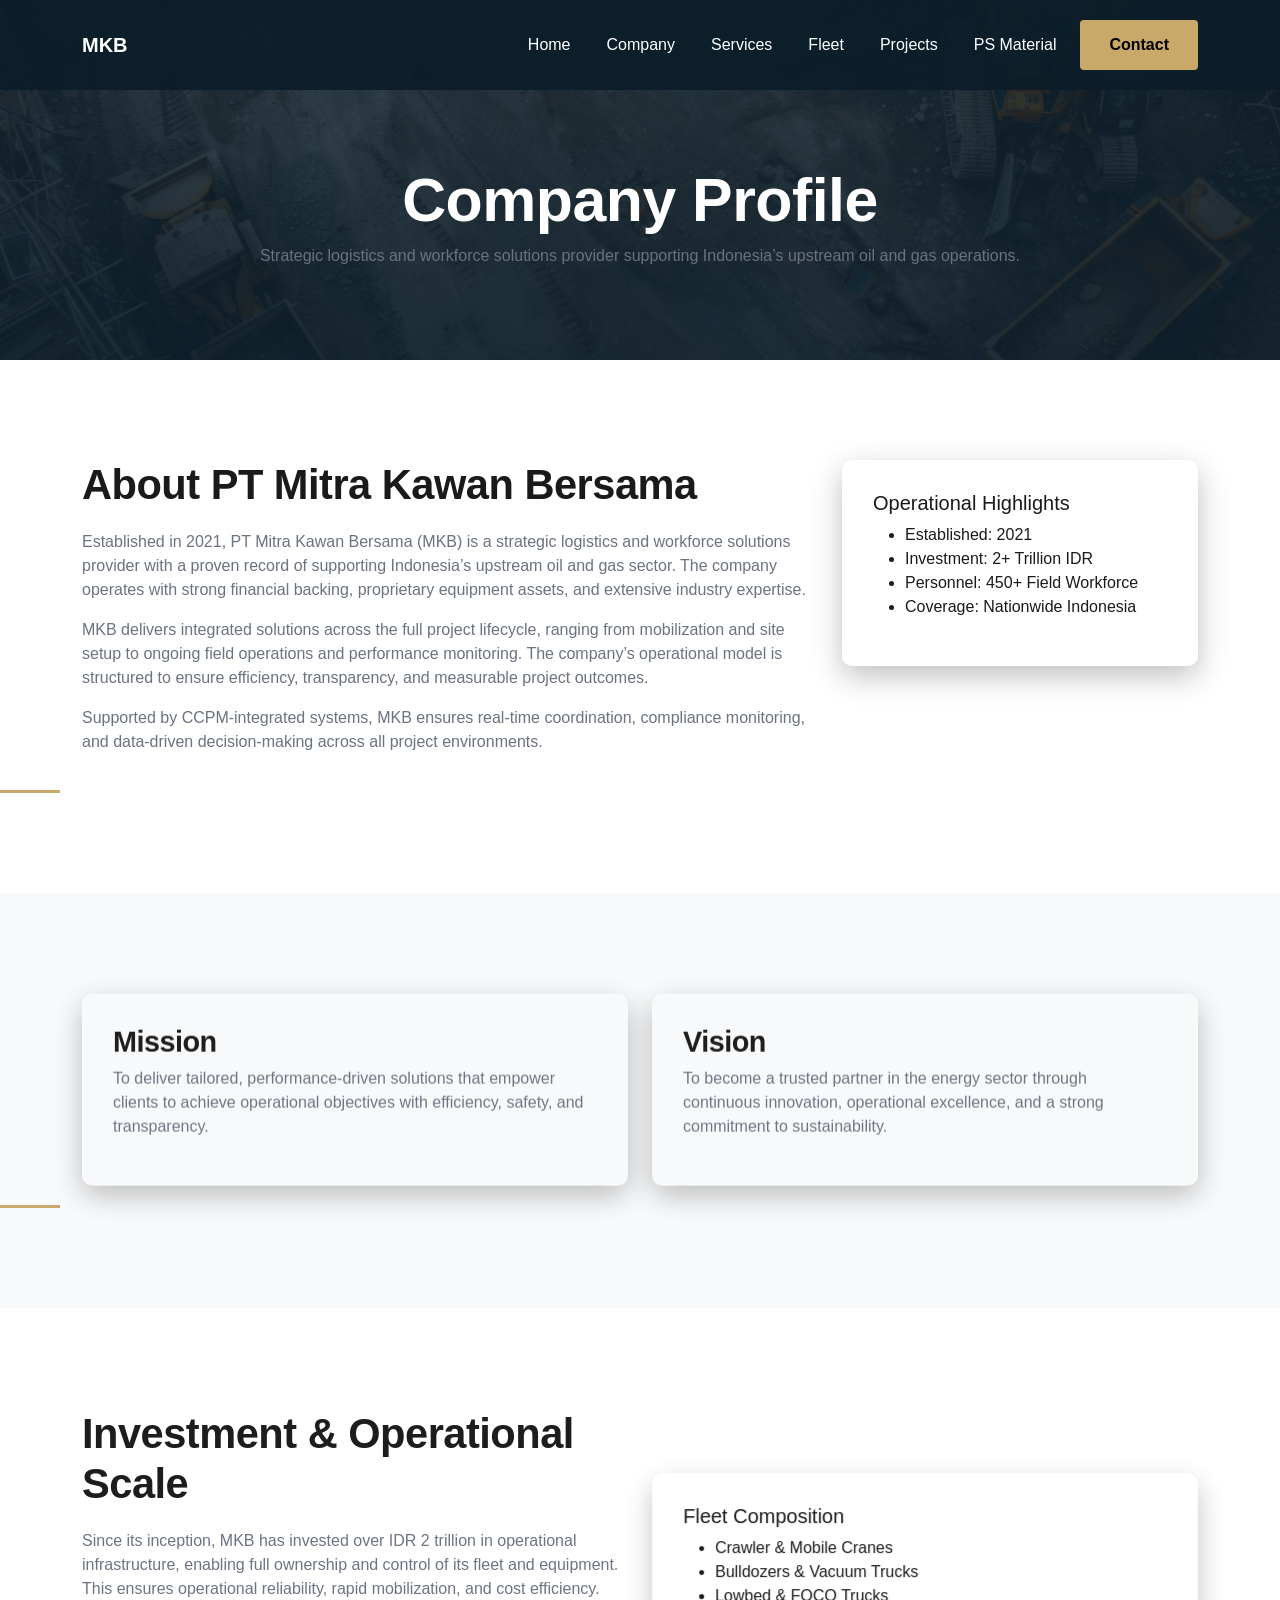
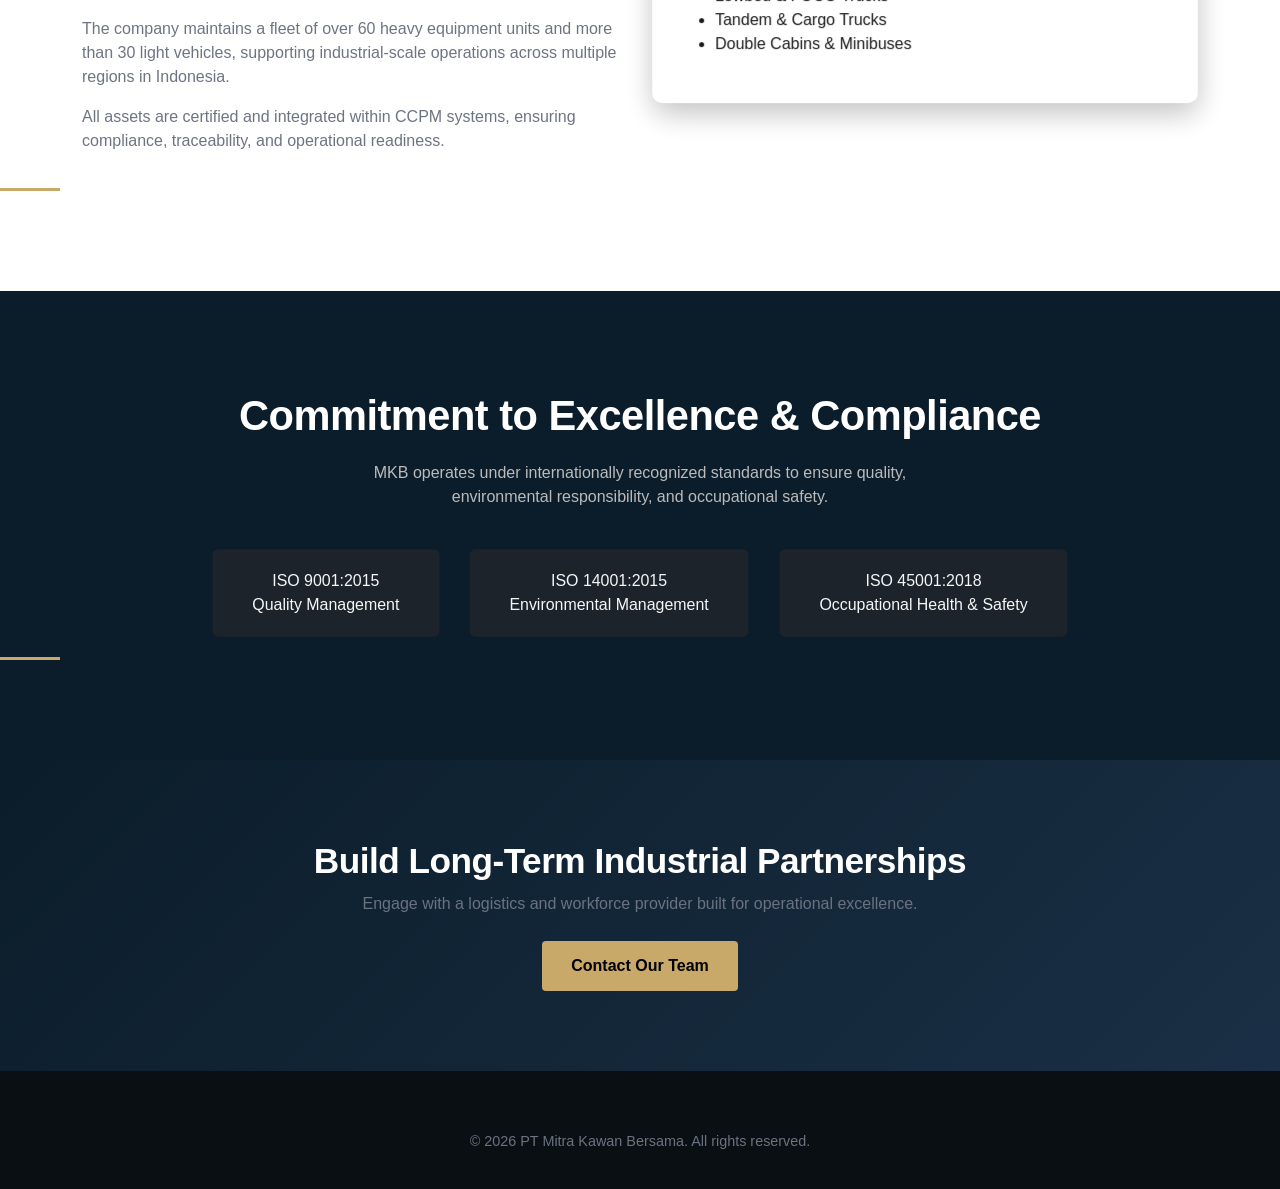
<file: about.html>
<!DOCTYPE html>
<html lang="en">
<head>
    <meta charset="UTF-8">
    <meta name="viewport" content="width=device-width, initial-scale=1.0">

    <title>About Company | PT Mitra Kawan Bersama</title>

    <meta name="description" content="Learn about PT Mitra Kawan Bersama, a strategic logistics and workforce solutions provider supporting Indonesia's upstream oil and gas sector.">

    <!-- Bootstrap -->
    <link href="https://cdn.jsdelivr.net/npm/bootstrap@5.3.2/dist/css/bootstrap.min.css" rel="stylesheet">

    <!-- Icons -->
    <link href="https://cdn.jsdelivr.net/npm/bootstrap-icons@1.11.3/font/bootstrap-icons.css" rel="stylesheet">

    <!-- CSS -->
    <link rel="stylesheet" href="assets/css/style.css">
</head>

<body>

<!-- NAVBAR -->
<nav class="navbar navbar-expand-lg navbar-dark fixed-top custom-navbar">
    <div class="container">
        <a class="navbar-brand fw-bold" href="index.html">MKB</a>

        <button class="navbar-toggler" type="button" data-bs-toggle="collapse" data-bs-target="#navMenu">
            <span class="navbar-toggler-icon"></span>
        </button>

        <div class="collapse navbar-collapse" id="navMenu">
            <ul class="navbar-nav ms-auto align-items-lg-center">
                <li class="nav-item"><a class="nav-link" href="index.html">Home</a></li>
                <li class="nav-item"><a class="nav-link active" href="about.html">Company</a></li>
                <li class="nav-item"><a class="nav-link" href="services.html">Services</a></li>
                <li class="nav-item"><a class="nav-link" href="fleet.html">Fleet</a></li>
                <li class="nav-item"><a class="nav-link" href="projects.html">Projects</a></li>
                <li class="nav-item"><a class="nav-link" href="product.html">PS Material</a></li>
                <li class="nav-item ms-lg-3">
                    <a class="btn btn-gold" href="contact.html">Contact</a>
                </li>
            </ul>
        </div>
    </div>
</nav>

<!-- HERO -->
<section class="sub-hero-section d-flex align-items-center">
    <div class="container text-center">
        <h1 data-motion="fade-up">Company Profile</h1>
        <p data-motion="fade-up">
            Strategic logistics and workforce solutions provider supporting Indonesia’s upstream oil and gas operations.
        </p>
    </div>
</section>

<!-- ABOUT DETAIL -->
<section class="section-padding">
    <div class="container">
        <div class="row">

            <div class="col-lg-8" data-motion="fade-up">
                <h2 class="section-title">About PT Mitra Kawan Bersama</h2>

                <p>
                    Established in 2021, PT Mitra Kawan Bersama (MKB) is a strategic logistics and workforce solutions provider with a proven record of supporting Indonesia’s upstream oil and gas sector. The company operates with strong financial backing, proprietary equipment assets, and extensive industry expertise.
                </p>

                <p>
                    MKB delivers integrated solutions across the full project lifecycle, ranging from mobilization and site setup to ongoing field operations and performance monitoring. The company’s operational model is structured to ensure efficiency, transparency, and measurable project outcomes.
                </p>

                <p>
                    Supported by CCPM-integrated systems, MKB ensures real-time coordination, compliance monitoring, and data-driven decision-making across all project environments.
                </p>
            </div>

            <div class="col-lg-4" data-motion="scale">
                <div class="glass-card">

                    <h5>Operational Highlights</h5>

                    <ul>
                        <li>Established: 2021</li>
                        <li>Investment: 2+ Trillion IDR</li>
                        <li>Personnel: 450+ Field Workforce</li>
                        <li>Coverage: Nationwide Indonesia</li>
                    </ul>

                </div>
            </div>

        </div>
    </div>
</section>

<!-- MISSION VISION -->
<section class="section-padding bg-light">
    <div class="container">

        <div class="row g-4">

            <div class="col-lg-6" data-motion="fade-up">
                <div class="glass-card">

                    <h3>Mission</h3>
                    <p>
                        To deliver tailored, performance-driven solutions that empower clients to achieve operational objectives with efficiency, safety, and transparency.
                    </p>

                </div>
            </div>

            <div class="col-lg-6" data-motion="fade-up">
                <div class="glass-card">

                    <h3>Vision</h3>
                    <p>
                        To become a trusted partner in the energy sector through continuous innovation, operational excellence, and a strong commitment to sustainability.
                    </p>

                </div>
            </div>

        </div>

    </div>
</section>

<!-- INVESTMENT & SCALE -->
<section class="section-padding">
    <div class="container">

        <div class="row align-items-center">

            <div class="col-lg-6" data-motion="fade-up">
                <h2 class="section-title">Investment & Operational Scale</h2>

                <p>
                    Since its inception, MKB has invested over IDR 2 trillion in operational infrastructure, enabling full ownership and control of its fleet and equipment. This ensures operational reliability, rapid mobilization, and cost efficiency.
                </p>

                <p>
                    The company maintains a fleet of over 60 heavy equipment units and more than 30 light vehicles, supporting industrial-scale operations across multiple regions in Indonesia.
                </p>

                <p>
                    All assets are certified and integrated within CCPM systems, ensuring compliance, traceability, and operational readiness.
                </p>
            </div>

            <div class="col-lg-6" data-motion="scale">
                <div class="glass-card">

                    <h5>Fleet Composition</h5>

                    <ul>
                        <li>Crawler & Mobile Cranes</li>
                        <li>Bulldozers & Vacuum Trucks</li>
                        <li>Lowbed & FOCO Trucks</li>
                        <li>Tandem & Cargo Trucks</li>
                        <li>Double Cabins & Minibuses</li>
                    </ul>

                </div>
            </div>

        </div>

    </div>
</section>

<!-- COMPLIANCE -->
<section class="section-padding dark-section">
    <div class="container text-center">

        <h2 class="section-title text-white">Commitment to Excellence & Compliance</h2>

        <p class="section-subtitle">
            MKB operates under internationally recognized standards to ensure quality, environmental responsibility, and occupational safety.
        </p>

        <div class="cert-grid">

            <div class="cert-item" data-motion="scale">
                ISO 9001:2015<br>
                Quality Management
            </div>

            <div class="cert-item" data-motion="scale">
                ISO 14001:2015<br>
                Environmental Management
            </div>

            <div class="cert-item" data-motion="scale">
                ISO 45001:2018<br>
                Occupational Health & Safety
            </div>

        </div>

    </div>
</section>

<!-- CTA -->
<section class="cta-section text-center">
    <div class="container">
        <h2>Build Long-Term Industrial Partnerships</h2>
        <p>Engage with a logistics and workforce provider built for operational excellence.</p>
        <a href="contact.html" class="btn btn-gold">Contact Our Team</a>
    </div>
</section>

<!-- FOOTER -->
<footer class="footer">
    <div class="container text-center">
        <p>© 2026 PT Mitra Kawan Bersama. All rights reserved.</p>
    </div>
</footer>

<!-- JS -->
<script src="https://cdn.jsdelivr.net/npm/bootstrap@5.3.2/dist/js/bootstrap.bundle.min.js"></script>
<script src="assets/js/script.js"></script>
<script src="assets/js/motion.js"></script>

</body>
</html>
</file>
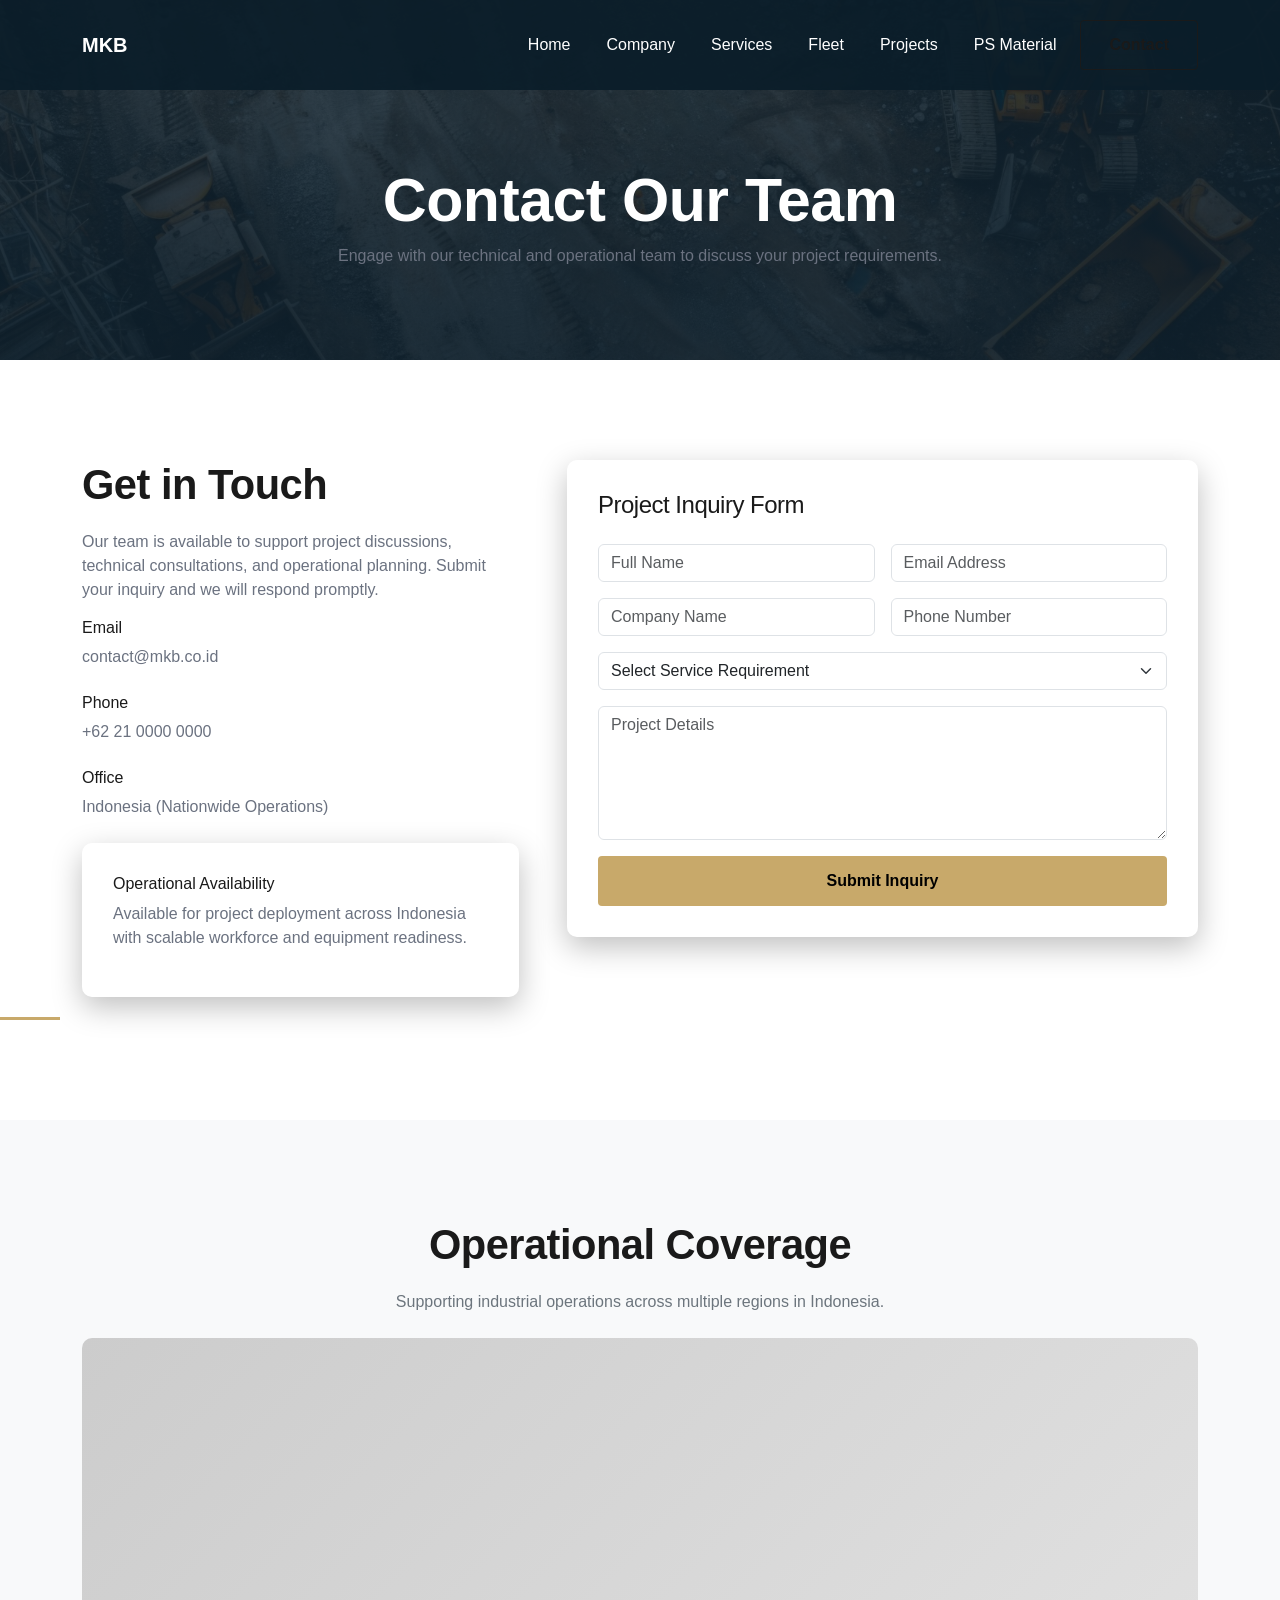
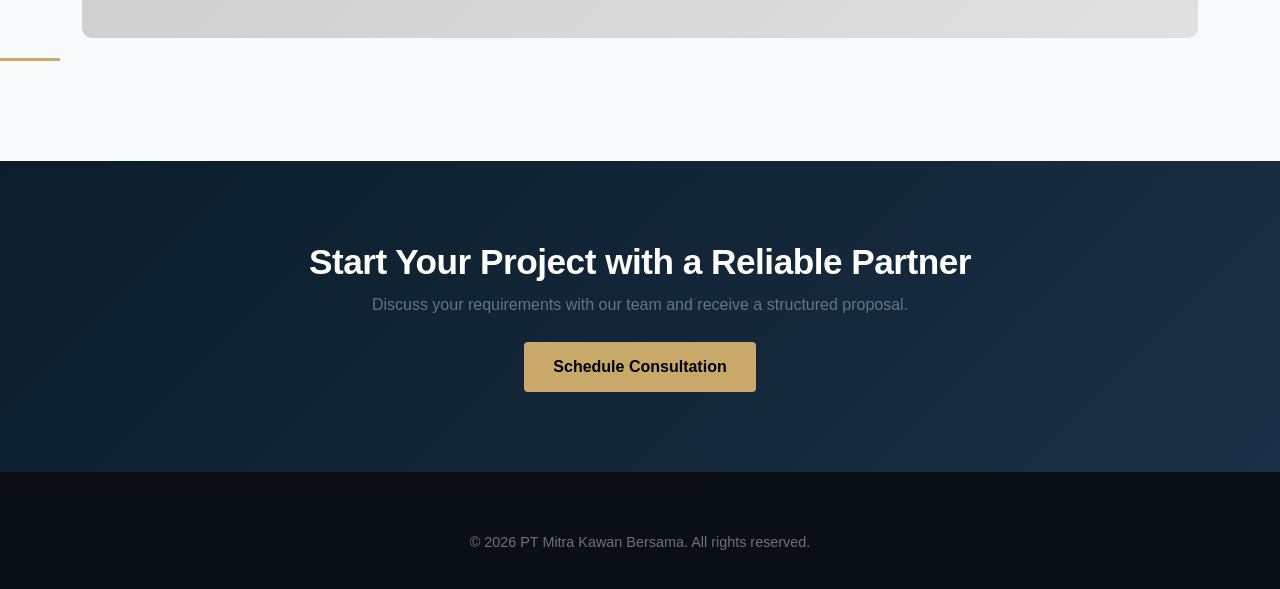
<file: contact.html>
<!DOCTYPE html>
<html lang="en">
<head>
    <meta charset="UTF-8">
    <meta name="viewport" content="width=device-width, initial-scale=1.0">

    <title>Contact Us | PT Mitra Kawan Bersama</title>

    <meta name="description" content="Contact PT Mitra Kawan Bersama for industrial logistics, equipment rental, and workforce solutions.">

    <!-- Bootstrap -->
    <link href="https://cdn.jsdelivr.net/npm/bootstrap@5.3.2/dist/css/bootstrap.min.css" rel="stylesheet">

    <!-- Icons -->
    <link href="https://cdn.jsdelivr.net/npm/bootstrap-icons@1.11.3/font/bootstrap-icons.css" rel="stylesheet">

    <!-- CSS -->
    <link rel="stylesheet" href="assets/css/style.css">
</head>

<body>

<!-- NAVBAR -->
<nav class="navbar navbar-expand-lg navbar-dark fixed-top custom-navbar">
    <div class="container">
        <a class="navbar-brand fw-bold" href="index.html">MKB</a>

        <button class="navbar-toggler" type="button" data-bs-toggle="collapse" data-bs-target="#navMenu">
            <span class="navbar-toggler-icon"></span>
        </button>

        <div class="collapse navbar-collapse" id="navMenu">
            <ul class="navbar-nav ms-auto align-items-lg-center">
                <li class="nav-item"><a class="nav-link" href="index.html">Home</a></li>
                <li class="nav-item"><a class="nav-link" href="about.html">Company</a></li>
                <li class="nav-item"><a class="nav-link" href="services.html">Services</a></li>
                <li class="nav-item"><a class="nav-link" href="fleet.html">Fleet</a></li>
                <li class="nav-item"><a class="nav-link" href="projects.html">Projects</a></li>
                <li class="nav-item"><a class="nav-link" href="product.html">PS Material</a></li>
                <li class="nav-item ms-lg-3">
                    <a class="btn btn-gold active" href="contact.html">Contact</a>
                </li>
            </ul>
        </div>
    </div>
</nav>

<!-- HERO -->
<section class="sub-hero-section d-flex align-items-center">
    <div class="container text-center">
        <h1 data-motion="fade-up">Contact Our Team</h1>
        <p data-motion="fade-up">
            Engage with our technical and operational team to discuss your project requirements.
        </p>
    </div>
</section>

<!-- CONTACT SECTION -->
<section class="section-padding">
    <div class="container">

        <div class="row g-5">

            <!-- CONTACT INFO -->
            <div class="col-lg-5" data-motion="fade-up">

                <h2 class="section-title">Get in Touch</h2>

                <p>
                    Our team is available to support project discussions, technical consultations, and operational planning. Submit your inquiry and we will respond promptly.
                </p>

                <div class="mb-4">
                    <h6>Email</h6>
                    <p>contact@mkb.co.id</p>
                </div>

                <div class="mb-4">
                    <h6>Phone</h6>
                    <p>+62 21 0000 0000</p>
                </div>

                <div class="mb-4">
                    <h6>Office</h6>
                    <p>Indonesia (Nationwide Operations)</p>
                </div>

                <div class="glass-card mt-4">
                    <h6>Operational Availability</h6>
                    <p>
                        Available for project deployment across Indonesia with scalable workforce and equipment readiness.
                    </p>
                </div>

            </div>

            <!-- FORM -->
            <div class="col-lg-7" data-motion="scale">

                <div class="glass-card">

                    <h4 class="mb-4">Project Inquiry Form</h4>

                    <form>

                        <div class="row g-3">

                            <div class="col-md-6">
                                <input type="text" class="form-control" placeholder="Full Name" required>
                            </div>

                            <div class="col-md-6">
                                <input type="email" class="form-control" placeholder="Email Address" required>
                            </div>

                            <div class="col-md-6">
                                <input type="text" class="form-control" placeholder="Company Name">
                            </div>

                            <div class="col-md-6">
                                <input type="text" class="form-control" placeholder="Phone Number">
                            </div>

                            <div class="col-12">
                                <select class="form-select">
                                    <option selected>Select Service Requirement</option>
                                    <option>Heavy Equipment Rental</option>
                                    <option>Light Vehicle Rental</option>
                                    <option>Mobilization & Demobilization</option>
                                    <option>Project Coordination</option>
                                    <option>Manpower Supply</option>
                                    <option>PS Anti-Corrosion Material</option>
                                </select>
                            </div>

                            <div class="col-12">
                                <textarea class="form-control" rows="5" placeholder="Project Details"></textarea>
                            </div>

                            <div class="col-12">
                                <button type="submit" class="btn btn-gold w-100">
                                    Submit Inquiry
                                </button>
                            </div>

                        </div>

                    </form>

                </div>

            </div>

        </div>

    </div>
</section>

<!-- MAP / COVERAGE -->
<section class="section-padding bg-light">
    <div class="container text-center">

        <h2 class="section-title">Operational Coverage</h2>
        <p class="section-subtitle">
            Supporting industrial operations across multiple regions in Indonesia.
        </p>

        <div class="product-visual mt-4"></div>

    </div>
</section>

<!-- CTA FINAL -->
<section class="cta-section text-center">
    <div class="container">
        <h2>Start Your Project with a Reliable Partner</h2>
        <p>Discuss your requirements with our team and receive a structured proposal.</p>
        <a href="#" class="btn btn-gold">Schedule Consultation</a>
    </div>
</section>

<!-- FOOTER -->
<footer class="footer">
    <div class="container text-center">
        <p>© 2026 PT Mitra Kawan Bersama. All rights reserved.</p>
    </div>
</footer>

<!-- JS -->
<script src="https://cdn.jsdelivr.net/npm/bootstrap@5.3.2/dist/js/bootstrap.bundle.min.js"></script>
<script src="assets/js/script.js"></script>
<script src="assets/js/motion.js"></script>

</body>
</html>
</file>
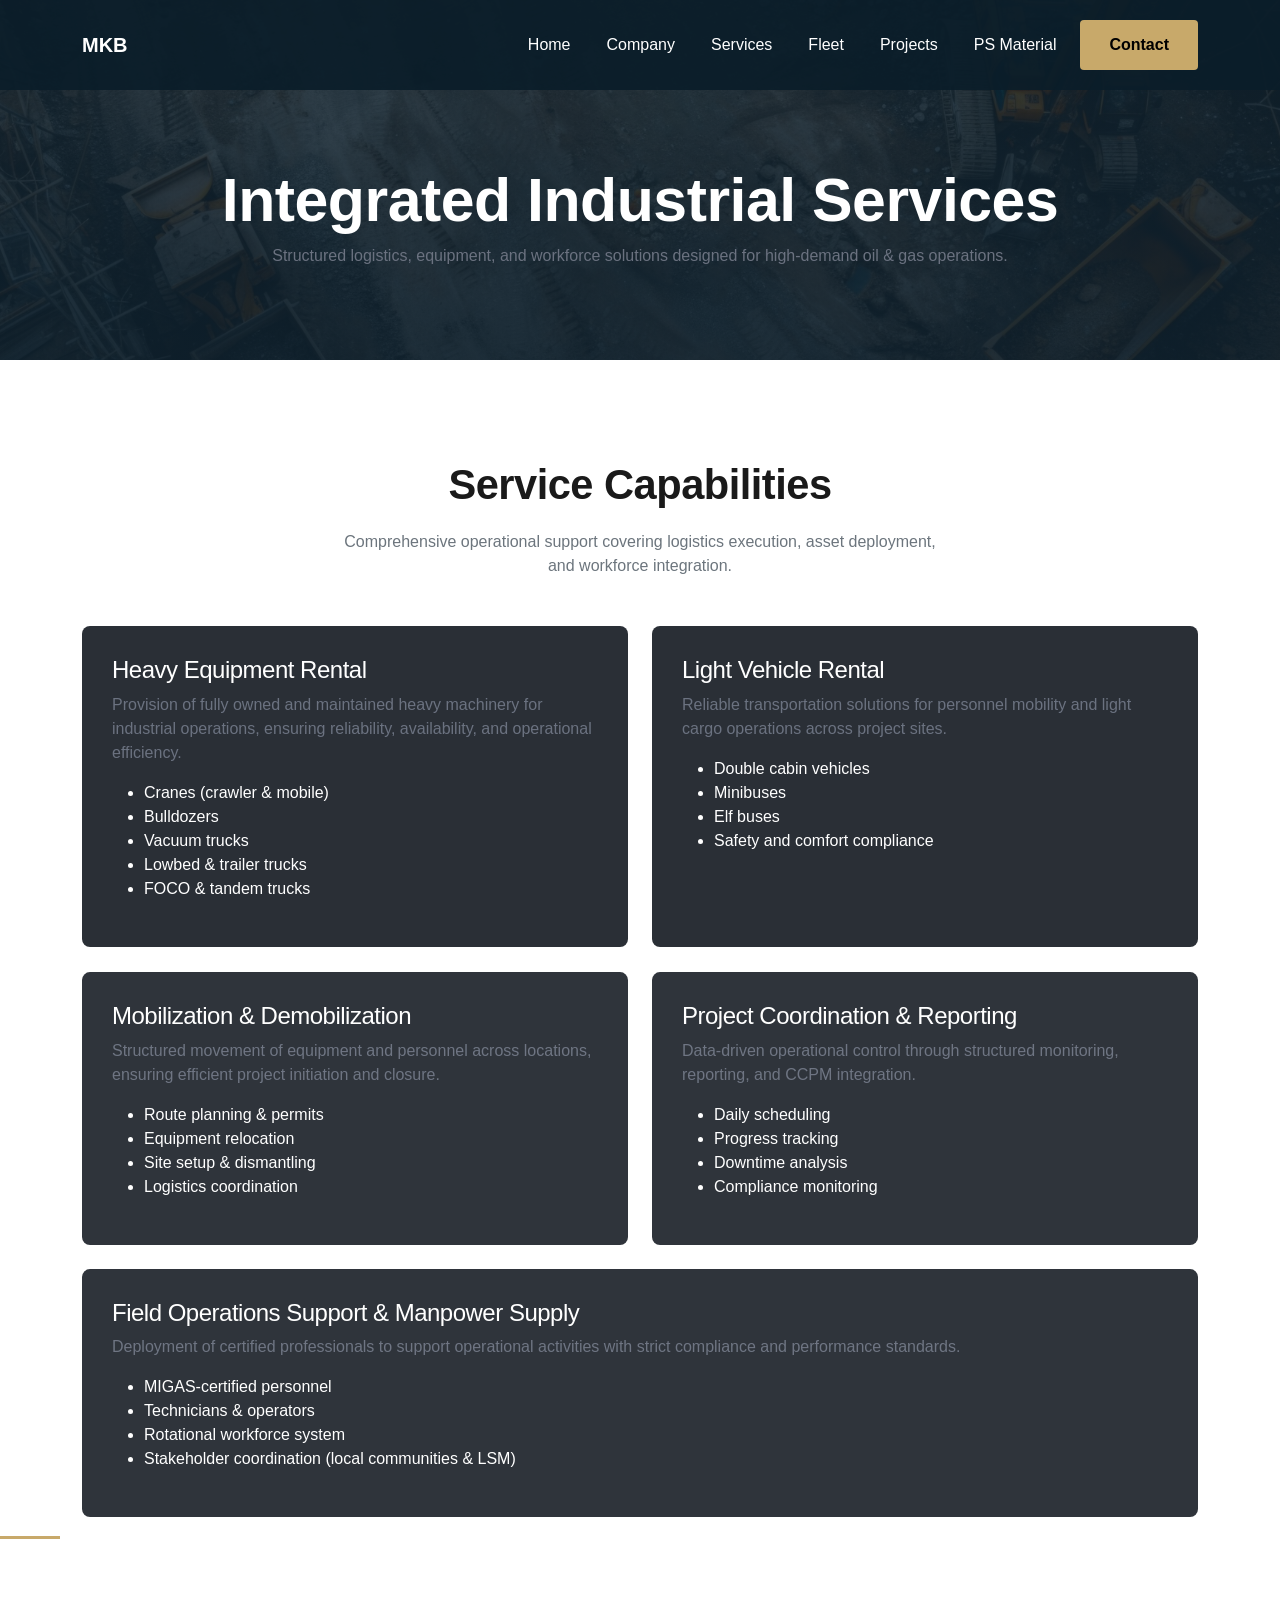
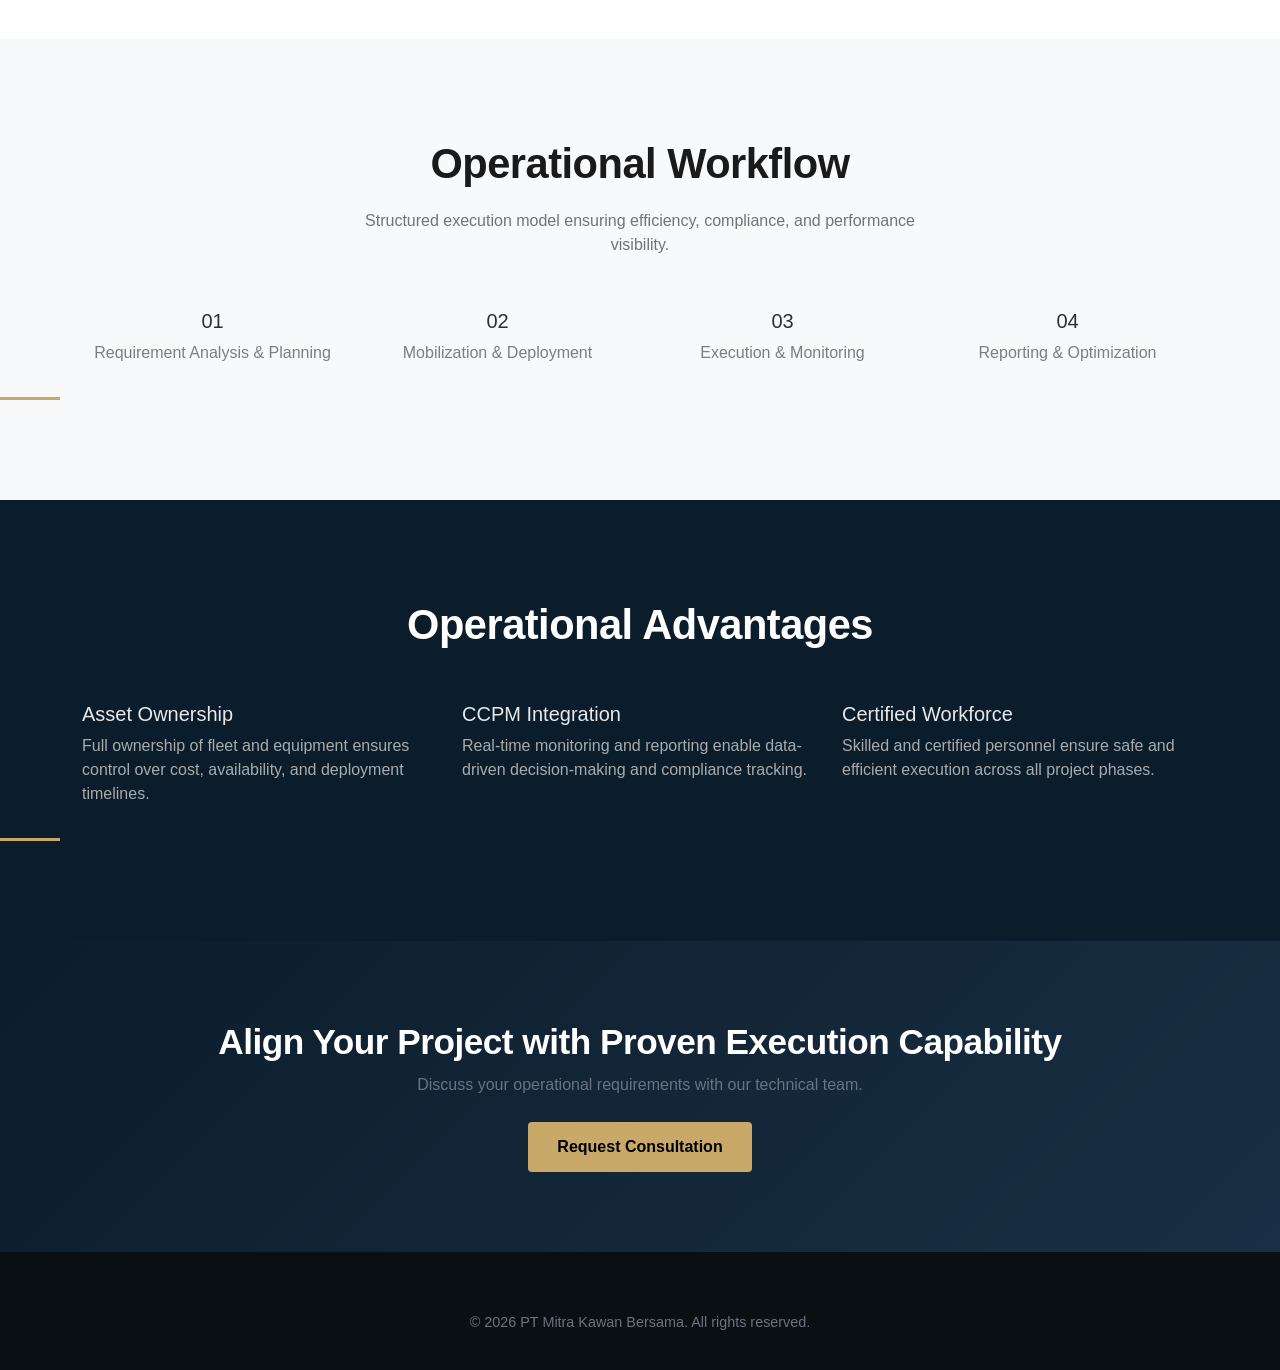
<file: services.html>
<!DOCTYPE html>
<html lang="en">
<head>
    <meta charset="UTF-8">
    <meta name="viewport" content="width=device-width, initial-scale=1.0">

    <title>Services | PT Mitra Kawan Bersama</title>

    <meta name="description" content="Comprehensive logistics, equipment rental, and manpower solutions for industrial and oil & gas operations across Indonesia.">

    <!-- Bootstrap -->
    <link href="https://cdn.jsdelivr.net/npm/bootstrap@5.3.2/dist/css/bootstrap.min.css" rel="stylesheet">

    <!-- Icons -->
    <link href="https://cdn.jsdelivr.net/npm/bootstrap-icons@1.11.3/font/bootstrap-icons.css" rel="stylesheet">

    <!-- CSS -->
    <link rel="stylesheet" href="assets/css/style.css">
</head>

<body>

<!-- NAVBAR -->
<nav class="navbar navbar-expand-lg navbar-dark fixed-top custom-navbar">
    <div class="container">
        <a class="navbar-brand fw-bold" href="index.html">MKB</a>

        <button class="navbar-toggler" type="button" data-bs-toggle="collapse" data-bs-target="#navMenu">
            <span class="navbar-toggler-icon"></span>
        </button>

        <div class="collapse navbar-collapse" id="navMenu">
            <ul class="navbar-nav ms-auto align-items-lg-center">
                <li class="nav-item"><a class="nav-link" href="index.html">Home</a></li>
                <li class="nav-item"><a class="nav-link" href="about.html">Company</a></li>
                <li class="nav-item"><a class="nav-link active" href="services.html">Services</a></li>
                <li class="nav-item"><a class="nav-link" href="fleet.html">Fleet</a></li>
                <li class="nav-item"><a class="nav-link" href="projects.html">Projects</a></li>
                <li class="nav-item"><a class="nav-link" href="product.html">PS Material</a></li>
                <li class="nav-item ms-lg-3">
                    <a class="btn btn-gold" href="contact.html">Contact</a>
                </li>
            </ul>
        </div>
    </div>
</nav>

<!-- HERO -->
<section class="sub-hero-section d-flex align-items-center">
    <div class="container text-center">
        <h1 data-motion="fade-up">Integrated Industrial Services</h1>
        <p data-motion="fade-up">
            Structured logistics, equipment, and workforce solutions designed for high-demand oil & gas operations.
        </p>
    </div>
</section>

<!-- SERVICES OVERVIEW -->
<section class="section-padding">
    <div class="container">

        <div class="text-center mb-5">
            <h2 class="section-title">Service Capabilities</h2>
            <p class="section-subtitle">
                Comprehensive operational support covering logistics execution, asset deployment, and workforce integration.
            </p>
        </div>

        <div class="row g-4">

            <!-- HEAVY EQUIPMENT -->
            <div class="col-lg-6">
                <div class="service-card" data-motion="fade-up">

                    <h4>Heavy Equipment Rental</h4>
                    <p>
                        Provision of fully owned and maintained heavy machinery for industrial operations, ensuring reliability, availability, and operational efficiency.
                    </p>

                    <ul>
                        <li>Cranes (crawler & mobile)</li>
                        <li>Bulldozers</li>
                        <li>Vacuum trucks</li>
                        <li>Lowbed & trailer trucks</li>
                        <li>FOCO & tandem trucks</li>
                    </ul>

                </div>
            </div>

            <!-- LIGHT VEHICLES -->
            <div class="col-lg-6">
                <div class="service-card" data-motion="fade-up">

                    <h4>Light Vehicle Rental</h4>
                    <p>
                        Reliable transportation solutions for personnel mobility and light cargo operations across project sites.
                    </p>

                    <ul>
                        <li>Double cabin vehicles</li>
                        <li>Minibuses</li>
                        <li>Elf buses</li>
                        <li>Safety and comfort compliance</li>
                    </ul>

                </div>
            </div>

            <!-- MOBILIZATION -->
            <div class="col-lg-6">
                <div class="service-card" data-motion="fade-up">

                    <h4>Mobilization & Demobilization</h4>
                    <p>
                        Structured movement of equipment and personnel across locations, ensuring efficient project initiation and closure.
                    </p>

                    <ul>
                        <li>Route planning & permits</li>
                        <li>Equipment relocation</li>
                        <li>Site setup & dismantling</li>
                        <li>Logistics coordination</li>
                    </ul>

                </div>
            </div>

            <!-- PROJECT COORDINATION -->
            <div class="col-lg-6">
                <div class="service-card" data-motion="fade-up">

                    <h4>Project Coordination & Reporting</h4>
                    <p>
                        Data-driven operational control through structured monitoring, reporting, and CCPM integration.
                    </p>

                    <ul>
                        <li>Daily scheduling</li>
                        <li>Progress tracking</li>
                        <li>Downtime analysis</li>
                        <li>Compliance monitoring</li>
                    </ul>

                </div>
            </div>

            <!-- MANPOWER -->
            <div class="col-lg-12">
                <div class="service-card" data-motion="fade-up">

                    <h4>Field Operations Support & Manpower Supply</h4>
                    <p>
                        Deployment of certified professionals to support operational activities with strict compliance and performance standards.
                    </p>

                    <ul>
                        <li>MIGAS-certified personnel</li>
                        <li>Technicians & operators</li>
                        <li>Rotational workforce system</li>
                        <li>Stakeholder coordination (local communities & LSM)</li>
                    </ul>

                </div>
            </div>

        </div>

    </div>
</section>

<!-- PROCESS FLOW -->
<section class="section-padding bg-light">
    <div class="container">

        <div class="text-center mb-5">
            <h2 class="section-title">Operational Workflow</h2>
            <p class="section-subtitle">
                Structured execution model ensuring efficiency, compliance, and performance visibility.
            </p>
        </div>

        <div class="row text-center">

            <div class="col-lg-3" data-motion="fade-up">
                <h5>01</h5>
                <p>Requirement Analysis & Planning</p>
            </div>

            <div class="col-lg-3" data-motion="fade-up">
                <h5>02</h5>
                <p>Mobilization & Deployment</p>
            </div>

            <div class="col-lg-3" data-motion="fade-up">
                <h5>03</h5>
                <p>Execution & Monitoring</p>
            </div>

            <div class="col-lg-3" data-motion="fade-up">
                <h5>04</h5>
                <p>Reporting & Optimization</p>
            </div>

        </div>

    </div>
</section>

<!-- DIFFERENTIATORS -->
<section class="section-padding dark-section">
    <div class="container">

        <div class="text-center mb-5">
            <h2 class="section-title text-white">Operational Advantages</h2>
        </div>

        <div class="row g-4 text-white">

            <div class="col-lg-4" data-motion="fade-up">
                <h5>Asset Ownership</h5>
                <p>
                    Full ownership of fleet and equipment ensures control over cost, availability, and deployment timelines.
                </p>
            </div>

            <div class="col-lg-4" data-motion="fade-up">
                <h5>CCPM Integration</h5>
                <p>
                    Real-time monitoring and reporting enable data-driven decision-making and compliance tracking.
                </p>
            </div>

            <div class="col-lg-4" data-motion="fade-up">
                <h5>Certified Workforce</h5>
                <p>
                    Skilled and certified personnel ensure safe and efficient execution across all project phases.
                </p>
            </div>

        </div>

    </div>
</section>

<!-- CTA -->
<section class="cta-section text-center">
    <div class="container">
        <h2>Align Your Project with Proven Execution Capability</h2>
        <p>Discuss your operational requirements with our technical team.</p>
        <a href="contact.html" class="btn btn-gold">Request Consultation</a>
    </div>
</section>

<!-- FOOTER -->
<footer class="footer">
    <div class="container text-center">
        <p>© 2026 PT Mitra Kawan Bersama. All rights reserved.</p>
    </div>
</footer>

<!-- JS -->
<script src="https://cdn.jsdelivr.net/npm/bootstrap@5.3.2/dist/js/bootstrap.bundle.min.js"></script>
<script src="assets/js/script.js"></script>
<script src="assets/js/motion.js"></script>

</body>
</html>
</file>
<file: assets/css/style.css>
/* ========================================
   GLOBAL DESIGN SYSTEM
======================================== */

:root {
    --primary: #0b1d2a;
    --secondary: #2a2f36;
    --accent: #c8a96a;
    --white: #ffffff;
    --light-gray: #f5f7fa;
    --text-gray: #6c757d;

    --transition: all 0.4s ease;
}

/* RESET */
* {
    margin: 0;
    padding: 0;
    box-sizing: border-box;
}

body {
    font-family: -apple-system, BlinkMacSystemFont, "Segoe UI", Roboto, sans-serif;
    color: #1a1a1a;
    background: var(--white);
    scroll-behavior: smooth;
}

/* ===============================
   TYPOGRAPHY SYSTEM
================================= */
h1, h2, h3, h4 {
    letter-spacing: -0.5px;
}

h1 {
    font-size: 3.8rem;
    font-weight: 700;
    line-height: 1.15;
}

h2 {
    font-size: 2.6rem;
    font-weight: 700;
}

h3 {
    font-size: 1.8rem;
    font-weight: 600;
}

p {
    font-size: 1rem;
    color: #6b7280;
}

/* ========================================
   SPACING SYSTEM
======================================== */

.section-padding {
    padding: 100px 0;
}

.section-title {
    margin-bottom: 20px;
}

.section-subtitle {
    color: var(--text-gray);
    max-width: 600px;
    margin: auto;
}

.section-text {
    margin-bottom: 15px;
}

/* ===============================
   NAVBAR
================================= */
.navbar {
    background: transparent;
    padding: 20px 0;
    transition: var(--transition);
}

.navbar.scrolled {
    background: rgba(11,31,58,0.9);
    backdrop-filter: blur(12px);
    box-shadow: var(--shadow-medium);
}

.nav-link {
    color: var(--white) !important;
    margin-left: 20px;
    position: relative;
    transition: var(--transition);
}

.nav-link.active {
    color: var(--accent) !important;
}

.nav-link::after {
    content: "";
    position: absolute;
    width: 0;
    height: 2px;
    background: var(--accent);
    bottom: -5px;
    left: 0;
    transition: var(--transition);
}

.nav-link:hover::after {
    width: 100%;
}

/* ========================================
   BUTTON SYSTEM
======================================== */

.btn-gold {
    background: var(--accent);
    color: #000;
    padding: 12px 28px;
    font-weight: 600;
    border-radius: 4px;
    transition: var(--transition);
}

.btn-gold:hover {
    background: #b89655;
}

.btn-outline-light {
    border: 1px solid #fff;
    padding: 12px 28px;
}

.btn-outline-dark {
    border: 1px solid #000;
    padding: 12px 28px;
}

/* hover shine */
.btn::after {
    content: "";
    position: absolute;
    width: 0;
    height: 100%;
    background: rgba(255,255,255,0.2);
    top: 0;
    left: 0;
    transition: var(--transition);
}

.btn:hover::after {
    width: 100%;
}

/* ========================================
   HERO SECTION
======================================== */

.hero-section {
    height: 100vh;
    background: linear-gradient(rgba(11,29,42,0.8), rgba(11,29,42,0.9)),
                url('../images/hero/hero.jpg') center/cover no-repeat;
    color: var(--white);
}

.sub-hero-section {
    height: 40vh;
    padding-top: 10vh;
    background: linear-gradient(rgba(11,29,42,0.8), rgba(11,29,42,0.9)),
                url('../images/hero/hero.jpg') center/cover no-repeat;
    color: var(--white);
}


.hero-title {
    margin-bottom: 20px;
}

.hero-subtitle {
    color: #d1d1d1;
    margin-bottom: 30px;
}

.hero-actions .btn {
    margin-bottom: 10px;
}

/* GLASS CARD */
.glass-card {
    background: rgba(255,255,255,0.05);
    border: 1px solid rgba(255,255,255,0.1);
    padding: 30px;
    border-radius: 10px;
    backdrop-filter: blur(12px);
}

/* HERO STATS */
.hero-stats {
    display: flex;
    justify-content: space-between;
}

.stat-item h3 {
    color: var(--accent);
}

/* ========================================
   ABOUT SECTION
======================================== */

.about-highlight {
    display: grid;
    grid-template-columns: repeat(3, 1fr);
    gap: 20px;
}

.highlight-item {
    text-align: center;
}

.highlight-item i {
    font-size: 30px;
    color: var(--accent);
}

/* ========================================
   DARK SECTION
======================================== */

.dark-section {
    background: var(--primary);
}

.dark-section p {
    color: #bbb;
}

/* ========================================
   SERVICES
======================================== */

.service-card {
    background: var(--secondary);
    padding: 30px;
    border-radius: 8px;
    transition: var(--transition);
    color: white;
    height: 100%;
}

.service-card i {
    font-size: 32px;
    color: var(--accent);
    margin-bottom: 15px;
}

.service-card:hover {
    transform: translateY(-10px);
    background: #1e242a;
}

/* ========================================
   FLEET GRID
======================================== */

.fleet-grid {
    display: grid;
    grid-template-columns: repeat(2, 1fr);
    gap: 15px;
}

.grid-item {
    height: 150px;
    background: #ccc;
    border-radius: 8px;
}

/* ========================================
   PROJECT
======================================== */

.project-card {
    background: white;
    padding: 40px;
    border-radius: 10px;
    margin-top: 30px;
}

/* ========================================
   CERTIFICATIONS
======================================== */

.cert-grid {
    display: flex;
    justify-content: center;
    gap: 30px;
    margin-top: 40px;
}

.cert-item {
    background: #1e242a;
    padding: 20px 40px;
    border-radius: 6px;
    color: white;
}

/* ========================================
   PRODUCT
======================================== */

.product-visual {
    height: 300px;
    background: #ddd;
    border-radius: 10px;
}

/* ========================================
   CTA
======================================== */

.cta-section {
    background: linear-gradient(135deg, #0b1d2a, #1a2f45);
    color: white;
    padding: 80px 0;
}

/* ========================================
   FOOTER
======================================== */

.footer {
    background: #0a0f14;
    color: #ccc;
    padding: 60px 0 20px;
}

.footer h5,
.footer h6 {
    color: white;
}

.footer ul {
    list-style: none;
    padding: 0;
}

.footer ul li {
    margin-bottom: 8px;
}

.footer ul li a {
    color: #aaa;
    text-decoration: none;
}

.footer ul li a:hover {
    color: var(--accent);
}

.footer-bottom {
    margin-top: 30px;
    border-top: 1px solid #222;
    padding-top: 20px;
}

/* ========================================
   RESPONSIVE
======================================== */

@media (max-width: 992px) {

    .hero-section {
        height: auto;
        padding: 120px 0;
    }

    .hero-stats {
        flex-direction: column;
        gap: 20px;
    }

    .about-highlight {
        grid-template-columns: 1fr;
    }

    .cert-grid {
        flex-direction: column;
        align-items: center;
    }

}

/* ========================================
   MICRO-INTERACTIONS & DEPTH SYSTEM
======================================== */

/* Hover lift system */
.service-card,
.project-card,
.cert-item,
.grid-item,
.product-visual {
    transition: transform 0.4s ease, box-shadow 0.4s ease;
}

.service-card:hover,
.project-card:hover,
.cert-item:hover,
.grid-item:hover,
.product-visual:hover {
    transform: translateY(-8px);
    box-shadow: 0 20px 40px rgba(0,0,0,0.15);
}

/* Button interaction */
.btn {
    position: relative;
    overflow: hidden;
}

.btn::after {
    content: "";
    position: absolute;
    top: 0;
    left: -100%;
    width: 100%;
    height: 100%;
    background: linear-gradient(120deg, transparent, rgba(255,255,255,0.3), transparent);
    transition: 0.6s;
}

.btn:hover::after {
    left: 100%;
}

/* Section reveal base */
[data-reveal] {
    opacity: 0;
    transform: translateY(40px);
    transition: all 0.8s ease;
}

[data-reveal].revealed {
    opacity: 1;
    transform: translateY(0);
}

/* Typography refinement */
.section-title {
    letter-spacing: -0.5px;
}

.hero-title {
    letter-spacing: -1px;
}

/* Gradient divider */
.section-padding::after {
    content: "";
    display: block;
    width: 60px;
    height: 3px;
    background: var(--accent);
    margin-top: 20px;
}

/* Glass depth enhancement */
.glass-card {
    box-shadow: 0 10px 30px rgba(0,0,0,0.25);
}

/* Navbar active underline */
.nav-link {
    position: relative;
}

.nav-link::after {
    content: "";
    position: absolute;
    width: 0;
    height: 2px;
    bottom: -4px;
    left: 0;
    background: var(--accent);
    transition: 0.3s;
}

.nav-link:hover::after,
.nav-link.active::after {
    width: 100%;
}

/* Smooth image placeholder enhancement */
.grid-item,
.product-visual {
    background: linear-gradient(135deg, #ccc, #e0e0e0);
}

/* CTA emphasis */
.cta-section h2 {
    font-size: 2.2rem;
    margin-bottom: 10px;
}

.cta-section p {
    margin-bottom: 25px;
}

/* Footer refinement */
.footer p {
    font-size: 0.9rem;
}

.grid-item img {
    width: 100%;
    height: 160px;
    object-fit: cover;
    border-radius: 8px;
}

.product-visual img {
    width: 100%;
    height: 320px;
    object-fit: cover;
    border-radius: 12px;
}
</file>
